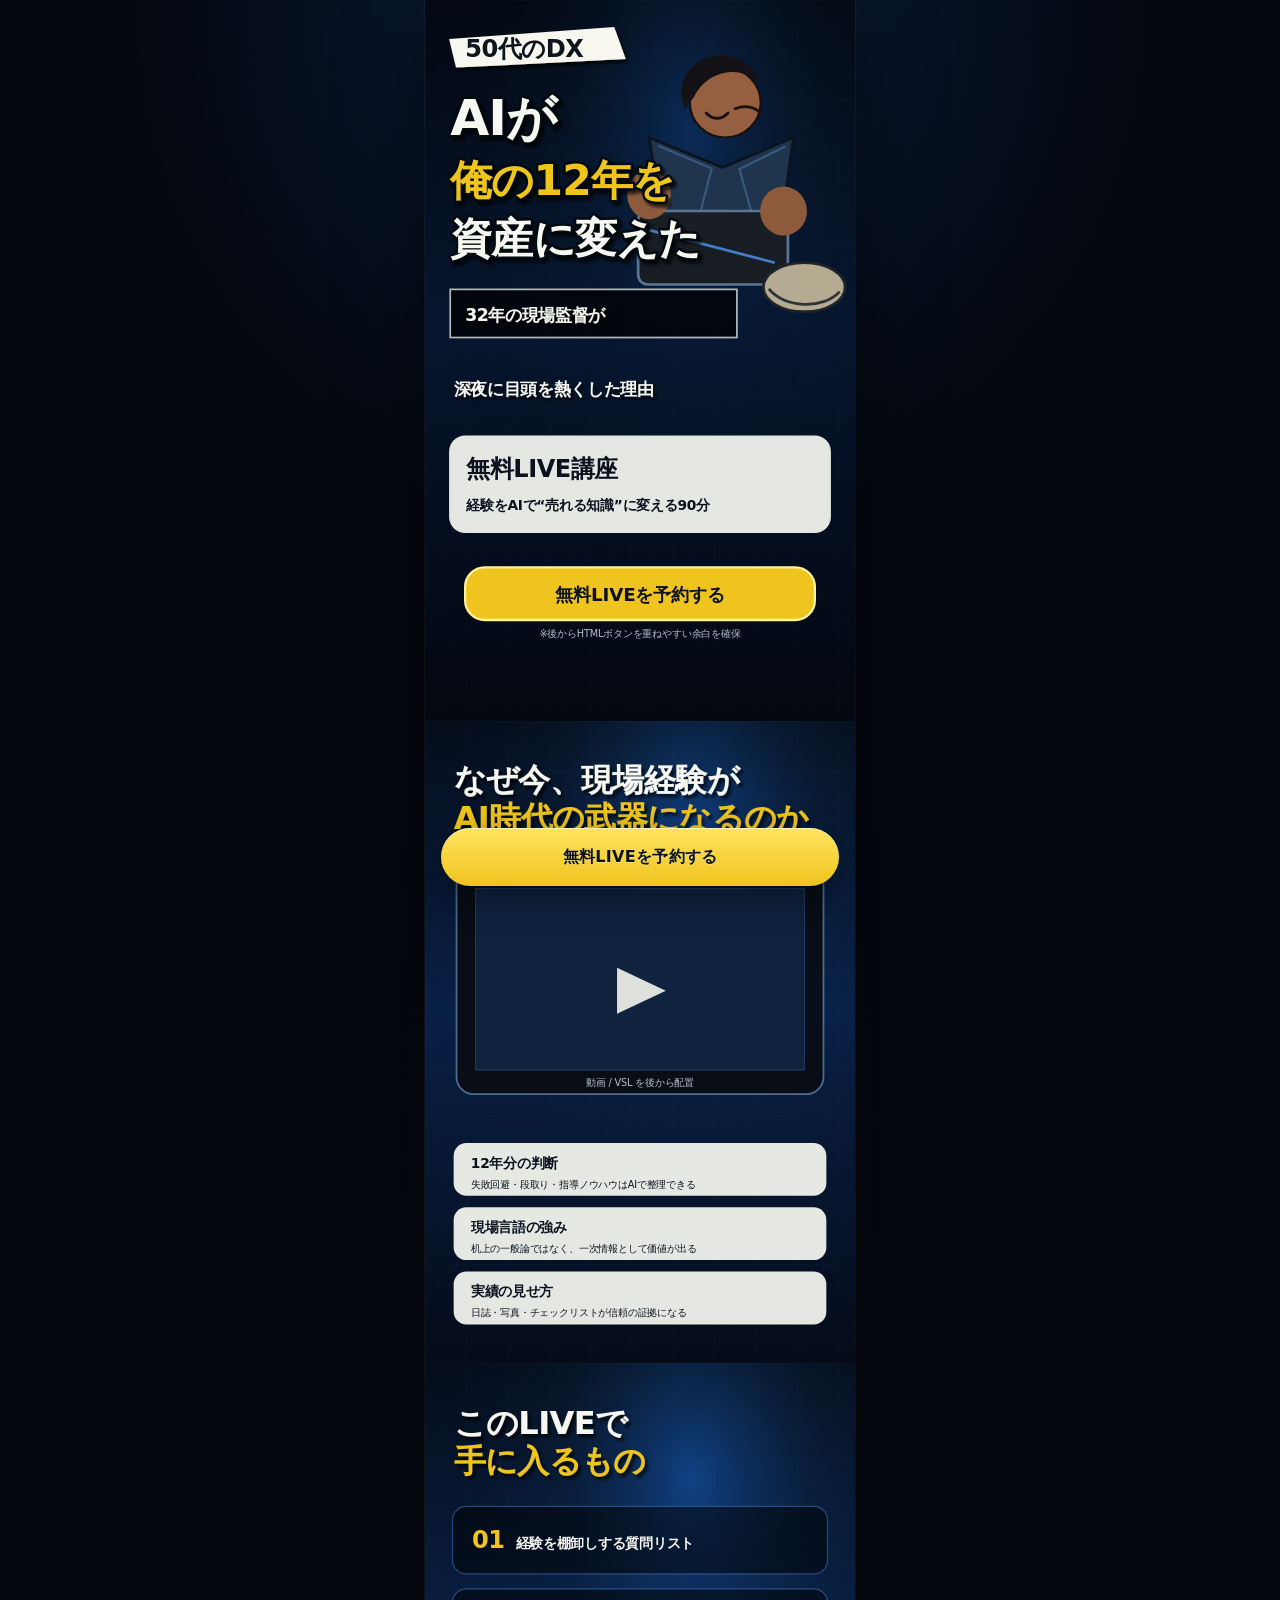
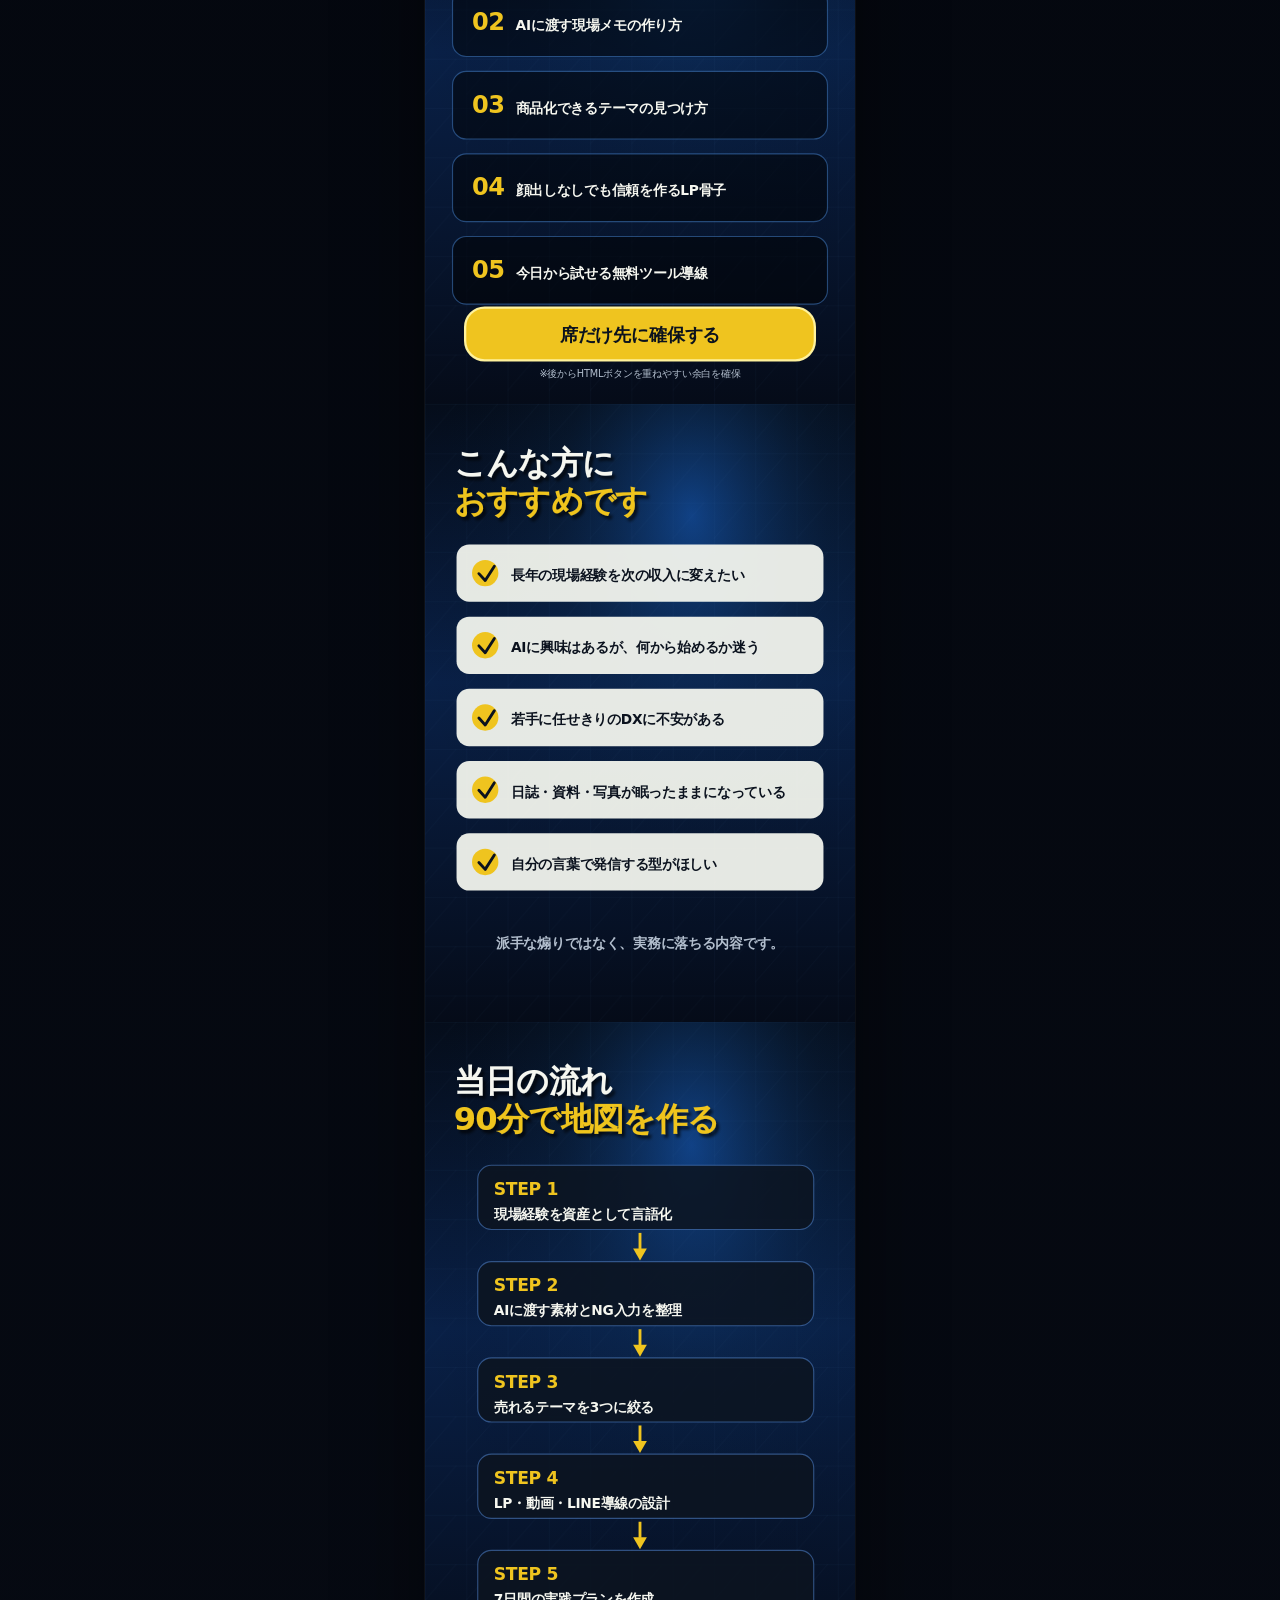
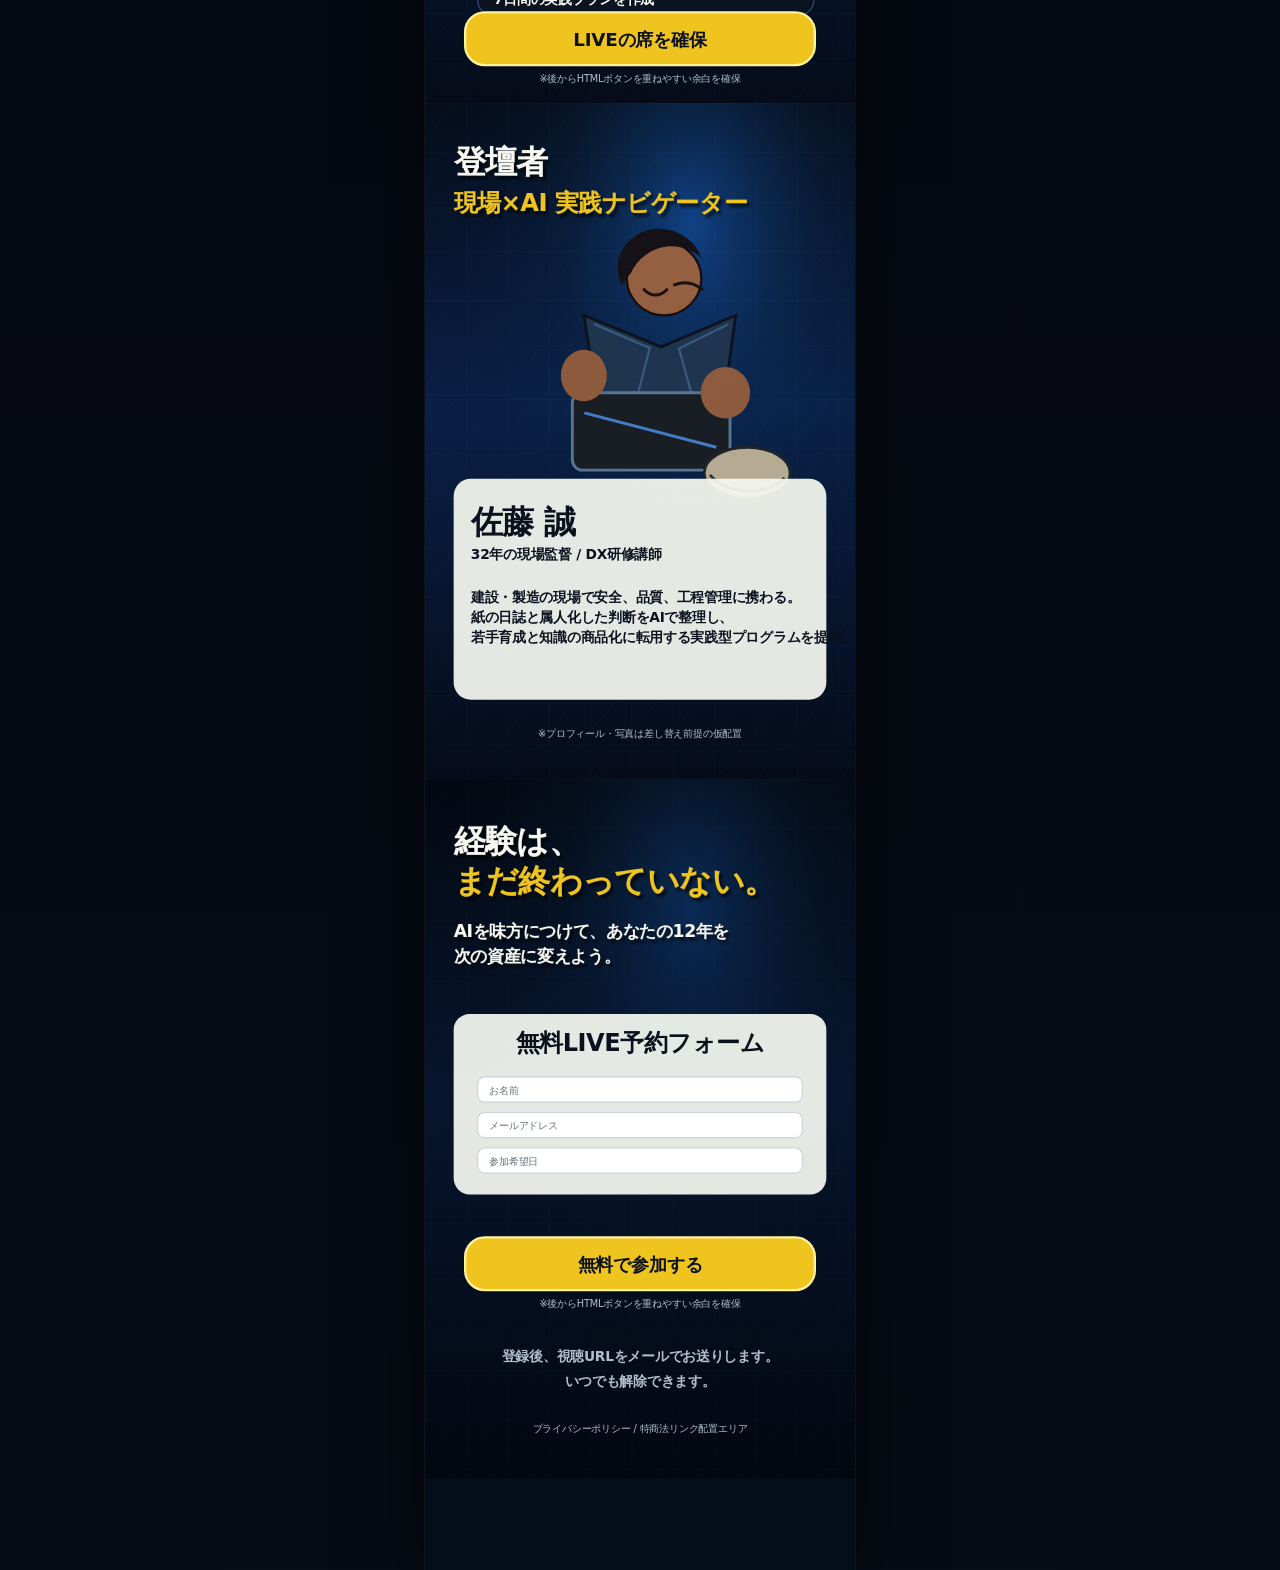
<file: index.html>
<!doctype html>
<html lang="ja">
<head>
  <meta charset="utf-8" />
  <meta name="viewport" content="width=device-width, initial-scale=1, viewport-fit=cover" />
  <title>50代のDX｜無料LIVE予約</title>
  <meta name="description" content="32年の現場経験をAIで資産に変える、50代向けDX無料LIVE講座のスマホLPです。" />
  <link rel="preload" as="image" href="assets/mobile-lp/01-first-view.svg" />
  <link rel="stylesheet" href="style.css" />
</head>
<body>
  <a class="skip-link" href="#lp-content">本文へ移動</a>

  <main id="lp-content" class="lp-shell" aria-label="50代のDX 無料LIVE予約ランディングページ">
    <h1 class="sr-only">50代のDX。AIが俺の12年を資産に変えた無料LIVE講座</h1>
    <p class="sr-only">
      32年の現場監督が、現場経験・日誌・判断ノウハウをAIで整理し、売れる知識資産に変える方法を学べる無料LIVE予約ページです。
    </p>

    <section class="lp-slice" aria-labelledby="section-first-view">
      <h2 id="section-first-view" class="sr-only">ファーストビューと無料LIVE予約CTA</h2>
      <img src="assets/mobile-lp/01-first-view.svg" alt="" width="750" height="1260" decoding="async" fetchpriority="high" />
      <a class="hotspot hotspot-hero-cta" href="#reserve" data-modal-title="無料LIVE予約" data-modal-body="予約フォームは準備中です。公開時には、このボタンから無料LIVEの参加枠を確保できます。" aria-label="無料LIVEを予約する"></a>
      <p class="sr-only">無料LIVE講座。経験をAIで売れる知識に変える90分。無料LIVEを予約する。</p>
    </section>

    <section class="lp-slice" aria-labelledby="section-video">
      <h2 id="section-video" class="sr-only">証明、実績、動画、信頼</h2>
      <img src="assets/mobile-lp/02-proof-video-trust.svg" alt="" width="750" height="1120" loading="lazy" decoding="async" />
      <button class="hotspot hotspot-video" type="button" data-modal-title="紹介動画" data-modal-body="動画は準備中です。公開時には、ここで無料LIVEの内容と参加メリットを確認できます。" aria-label="紹介動画を再生する"></button>
      <p class="sr-only">なぜ今、現場経験がAI時代の武器になるのか。12年分の判断、現場言語の強み、実績の見せ方を紹介します。</p>
    </section>

    <section class="lp-slice" aria-labelledby="section-benefits">
      <h2 id="section-benefits" class="sr-only">このLIVEで手に入るもの</h2>
      <img src="assets/mobile-lp/03-benefits.svg" alt="" width="750" height="1120" loading="lazy" decoding="async" />
      <a class="hotspot hotspot-benefit-cta" href="#reserve" data-modal-title="席だけ先に確保" data-modal-body="予約URLは未確定です。公開後は、このボタンから無料LIVEの席を先に確保できます。" aria-label="無料LIVEの席だけ先に確保する"></a>
      <ul class="sr-only">
        <li>経験を棚卸しする質問リスト</li>
        <li>AIに渡す現場メモの作り方</li>
        <li>商品化できるテーマの見つけ方</li>
        <li>顔出しなしでも信頼を作るLP骨子</li>
        <li>今日から試せる無料ツール導線</li>
      </ul>
    </section>

    <section class="lp-slice" aria-labelledby="section-recommendation">
      <h2 id="section-recommendation" class="sr-only">こんな方におすすめです</h2>
      <img src="assets/mobile-lp/04-recommendation.svg" alt="" width="750" height="1080" loading="lazy" decoding="async" />
      <ul class="sr-only">
        <li>長年の現場経験を次の収入に変えたい方</li>
        <li>AIに興味はあるが何から始めるか迷う方</li>
        <li>若手に任せきりのDXに不安がある方</li>
        <li>日誌、資料、写真が眠ったままになっている方</li>
        <li>自分の言葉で発信する型がほしい方</li>
      </ul>
    </section>

    <section class="lp-slice" aria-labelledby="section-workflow">
      <h2 id="section-workflow" class="sr-only">当日の流れ</h2>
      <img src="assets/mobile-lp/05-workflow.svg" alt="" width="750" height="1190" loading="lazy" decoding="async" />
      <a class="hotspot hotspot-workflow-cta" href="#reserve" data-modal-title="LIVEの席を確保" data-modal-body="予約導線は準備中です。公開時には、ここから無料LIVEの参加枠を確保できます。" aria-label="LIVEの席を確保する"></a>
      <ol class="sr-only">
        <li>現場経験を資産として言語化</li>
        <li>AIに渡す素材とNG入力を整理</li>
        <li>売れるテーマを3つに絞る</li>
        <li>LP、動画、LINE導線の設計</li>
        <li>7日間の実践プランを作成</li>
      </ol>
    </section>

    <section class="lp-slice" aria-labelledby="section-speaker">
      <h2 id="section-speaker" class="sr-only">登壇者プロフィール</h2>
      <img src="assets/mobile-lp/06-speaker-profile.svg" alt="" width="750" height="1180" loading="lazy" decoding="async" />
      <button class="hotspot hotspot-profile" type="button" data-modal-title="登壇者プロフィール" data-modal-body="プロフィール詳細ページは準備中です。登壇者情報や実績リンクが確定したら、このエリアから遷移できます。" aria-label="登壇者プロフィールの詳細を見る"></button>
      <p class="sr-only">佐藤誠。32年の現場監督、DX研修講師。建設、製造の現場経験をAIで整理し、若手育成と知識の商品化に転用する実践型プログラムを提供します。</p>
    </section>

    <section id="reserve" class="lp-slice" aria-labelledby="section-final-cta">
      <h2 id="section-final-cta" class="sr-only">最終CTAと無料LIVE予約フォーム</h2>
      <img src="assets/mobile-lp/07-final-cta-form.svg" alt="" width="750" height="1220" loading="lazy" decoding="async" />
      <button class="hotspot hotspot-form-name" type="button" data-modal-title="予約フォーム" data-modal-body="フォーム連携は準備中です。実装時には、お名前・メールアドレス・参加希望日を入力できるフォームに接続します。" aria-label="予約フォームのお名前入力欄"></button>
      <button class="hotspot hotspot-form-email" type="button" data-modal-title="予約フォーム" data-modal-body="フォーム連携は準備中です。実装時には、お名前・メールアドレス・参加希望日を入力できるフォームに接続します。" aria-label="予約フォームのメールアドレス入力欄"></button>
      <button class="hotspot hotspot-form-date" type="button" data-modal-title="予約フォーム" data-modal-body="フォーム連携は準備中です。実装時には、お名前・メールアドレス・参加希望日を入力できるフォームに接続します。" aria-label="予約フォームの参加希望日入力欄"></button>
      <a class="hotspot hotspot-final-cta" href="#reserve" data-modal-title="無料で参加する" data-modal-body="無料LIVE予約URLは未確定です。公開時には、このボタンから参加登録を完了できます。" aria-label="無料LIVEに無料で参加する"></a>
      <button class="hotspot hotspot-footer-links" type="button" data-modal-title="各種リンク" data-modal-body="プライバシーポリシーと特商法リンクは準備中です。URL確定後に正式リンクへ差し替えます。" aria-label="プライバシーポリシーと特商法リンクを見る"></button>
      <p class="sr-only">AIを味方につけて、あなたの12年を次の資産に変えよう。無料LIVE予約フォーム。登録後、視聴URLをメールで送ります。</p>
    </section>
  </main>

  <a class="fixed-cta" href="#reserve" data-modal-title="無料LIVE予約" data-modal-body="予約URLは未確定です。公開時には、この固定ボタンから無料LIVEに申し込めます。" aria-label="画面下固定ボタンから無料LIVEを予約する">
    <span>無料LIVEを予約する</span>
  </a>

  <div class="modal" id="modal" hidden>
    <div class="modal__backdrop" data-close-modal></div>
    <section class="modal__panel" role="dialog" aria-modal="true" aria-labelledby="modal-title" aria-describedby="modal-body" tabindex="-1">
      <button class="modal__close" type="button" data-close-modal aria-label="モーダルを閉じる">×</button>
      <p class="modal__eyebrow">Coming Soon</p>
      <h2 id="modal-title">準備中です</h2>
      <p id="modal-body">リンク先は準備中です。</p>
      <button class="modal__primary" type="button" data-close-modal>閉じる</button>
    </section>
  </div>

  <script src="script.js"></script>
</body>
</html>
</file>
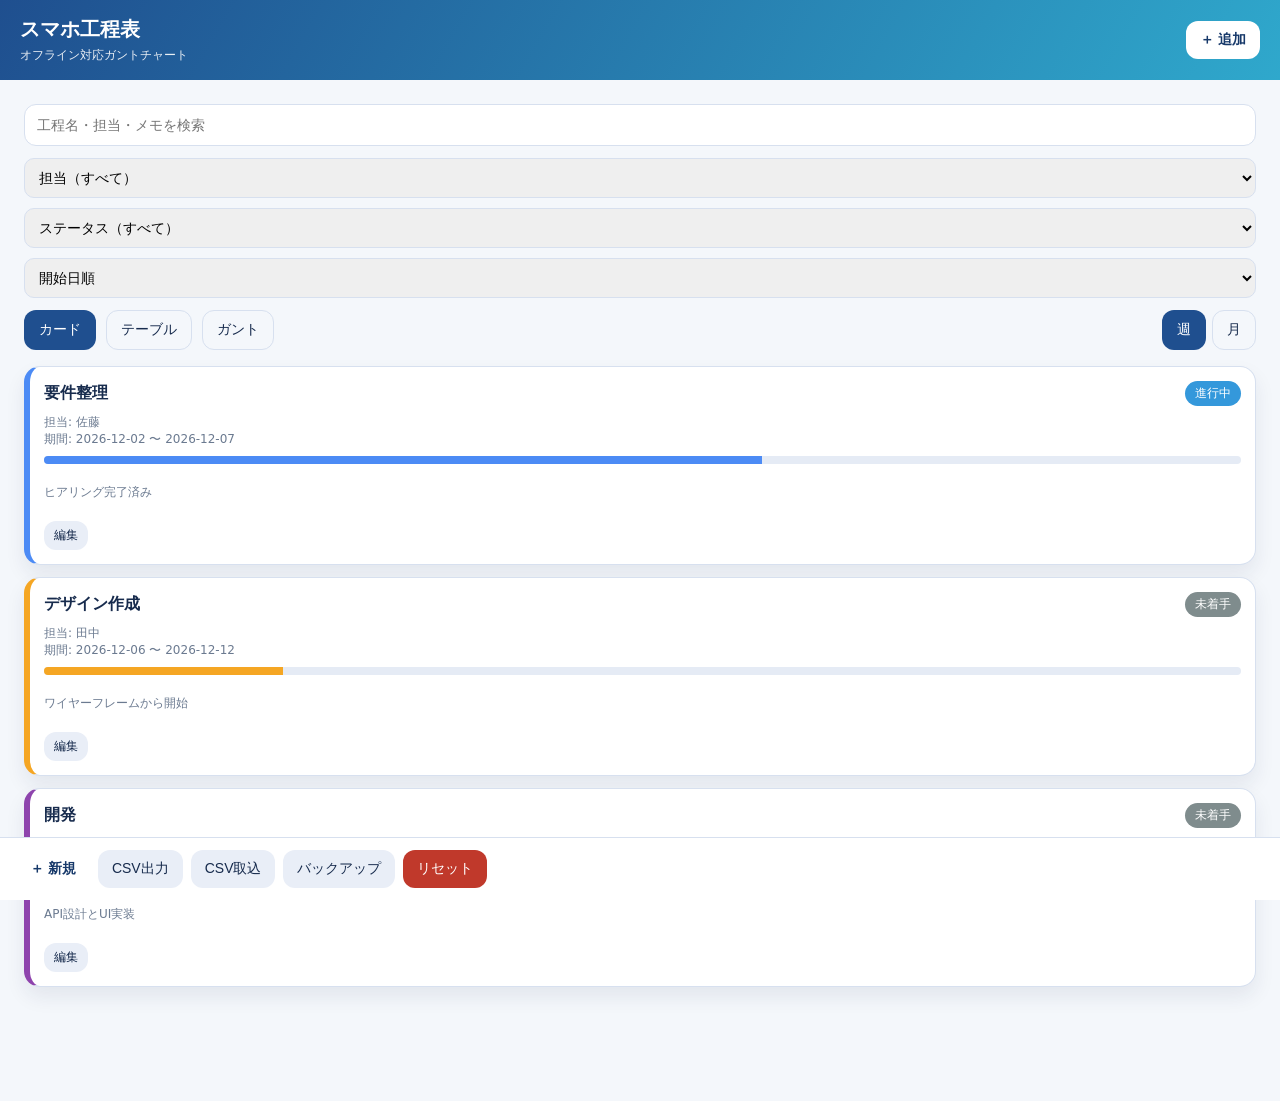
<file: app/index.html>
<!DOCTYPE html>
<html lang="ja">
<head>
  <meta charset="UTF-8" />
  <meta name="viewport" content="width=device-width, initial-scale=1" />
  <meta name="theme-color" content="#1f4f8f" />
  <title>スマホ工程表 - ガントチャート</title>
  <link rel="manifest" href="manifest.webmanifest" />
  <link rel="stylesheet" href="styles.css" />
  <link rel="icon" href="assets/icon.svg" type="image/svg+xml" />
</head>
<body>
  <header class="app-header">
    <div class="header-title">
      <h1>スマホ工程表</h1>
      <p>オフライン対応ガントチャート</p>
    </div>
    <button id="addTaskTop" class="btn primary">＋ 追加</button>
  </header>

  <main>
    <section class="toolbar">
      <div class="search-field">
        <input id="searchInput" type="search" placeholder="工程名・担当・メモを検索" />
      </div>
      <div class="toolbar-row">
        <select id="filterAssignee">
          <option value="">担当（すべて）</option>
        </select>
        <select id="filterStatus">
          <option value="">ステータス（すべて）</option>
          <option value="未着手">未着手</option>
          <option value="進行中">進行中</option>
          <option value="完了">完了</option>
        </select>
        <select id="sortSelect">
          <option value="start">開始日順</option>
          <option value="assignee">担当順</option>
          <option value="manual">登録順</option>
        </select>
      </div>
      <div class="toolbar-row">
        <button id="viewCards" class="btn ghost active">カード</button>
        <button id="viewTable" class="btn ghost">テーブル</button>
        <button id="viewGantt" class="btn ghost">ガント</button>
        <div class="scale-toggle">
          <button id="scaleWeek" class="btn ghost active">週</button>
          <button id="scaleMonth" class="btn ghost">月</button>
        </div>
      </div>
    </section>

    <section id="cardsSection" class="content-section"></section>
    <section id="tableSection" class="content-section hidden"></section>
    <section id="ganttSection" class="content-section hidden">
      <div class="gantt-wrapper">
        <div id="ganttHeader" class="gantt-header"></div>
        <div id="ganttBody" class="gantt-body"></div>
      </div>
    </section>
  </main>

  <nav class="bottom-nav">
    <button id="navAdd" class="btn primary">＋ 新規</button>
    <button id="navExport" class="btn">CSV出力</button>
    <button id="navImport" class="btn">CSV取込</button>
    <button id="navBackup" class="btn">バックアップ</button>
    <button id="navReset" class="btn danger">リセット</button>
  </nav>

  <dialog id="taskModal" class="modal">
    <form id="taskForm" method="dialog">
      <h2 id="modalTitle">工程を追加</h2>
      <div class="form-grid">
        <label>工程名
          <input name="title" type="text" required maxlength="60" />
        </label>
        <label>担当
          <input name="assignee" type="text" required maxlength="40" />
        </label>
        <label>開始日
          <input name="start" type="date" required />
        </label>
        <label>終了日
          <input name="end" type="date" required />
        </label>
        <label>進捗
          <input name="progress" type="range" min="0" max="100" step="5" />
          <span id="progressValue" class="range-value">0%</span>
        </label>
        <label>ステータス
          <select name="status" required>
            <option value="未着手">未着手</option>
            <option value="進行中">進行中</option>
            <option value="完了">完了</option>
          </select>
        </label>
        <label>色
          <input name="color" type="color" />
        </label>
        <label class="full">メモ
          <textarea name="memo" rows="3" maxlength="200"></textarea>
        </label>
      </div>
      <p id="validationMessage" class="validation"></p>
      <div class="modal-actions">
        <button type="button" id="deleteTask" class="btn danger hidden">削除</button>
        <button type="submit" class="btn primary">保存</button>
        <button type="button" id="closeModal" class="btn">閉じる</button>
      </div>
    </form>
  </dialog>

  <dialog id="importModal" class="modal">
    <form id="importForm" method="dialog">
      <h2>CSVインポート</h2>
      <p>同じ形式のCSVを読み込みます。プレビュー後に上書き／追加を選択してください。</p>
      <input id="csvFile" type="file" accept=".csv" />
      <div id="csvPreview" class="preview"></div>
      <div class="radio-group">
        <label><input type="radio" name="importMode" value="overwrite" checked />上書き</label>
        <label><input type="radio" name="importMode" value="append" />追加</label>
      </div>
      <div class="modal-actions">
        <button type="submit" class="btn primary">取り込み</button>
        <button type="button" id="closeImport" class="btn">閉じる</button>
      </div>
    </form>
  </dialog>

  <dialog id="backupModal" class="modal">
    <form id="backupForm" method="dialog">
      <h2>バックアップ/復元</h2>
      <div class="backup-actions">
        <button type="button" id="downloadBackup" class="btn primary">JSONダウンロード</button>
        <input id="jsonFile" type="file" accept=".json" />
      </div>
      <div id="jsonPreview" class="preview"></div>
      <div class="radio-group">
        <label><input type="radio" name="backupMode" value="overwrite" checked />上書き</label>
        <label><input type="radio" name="backupMode" value="append" />追加</label>
      </div>
      <div class="modal-actions">
        <button type="submit" class="btn primary">復元</button>
        <button type="button" id="closeBackup" class="btn">閉じる</button>
      </div>
    </form>
  </dialog>

  <template id="cardTemplate">
    <article class="task-card">
      <header>
        <div class="card-title"></div>
        <span class="status"></span>
      </header>
      <div class="meta"></div>
      <div class="progress-bar"><span></span></div>
      <p class="memo"></p>
      <button class="btn small">編集</button>
    </article>
  </template>

  <script src="app.js"></script>
</body>
</html>
</file>
<file: style.css>
:root {
  --page-bg: #070b14;
  --canvas-bg: #050d1b;
  --focus: #fff29c;
  --cta: #efc41f;
  --text: #f6f7f0;
  --muted: #b2becd;
  --safe-bottom: env(safe-area-inset-bottom, 0px);
}

* {
  box-sizing: border-box;
}

html {
  background: var(--page-bg);
  scroll-behavior: smooth;
}

body {
  min-width: 320px;
  margin: 0;
  overflow-x: hidden;
  color: var(--text);
  background:
    radial-gradient(circle at top, rgba(42, 131, 255, 0.2), transparent 34rem),
    linear-gradient(180deg, #03060d 0%, var(--page-bg) 100%);
  font-family: system-ui, -apple-system, BlinkMacSystemFont, "Segoe UI", "Hiragino Kaku Gothic ProN", "Yu Gothic", Meiryo, sans-serif;
}

body.modal-open {
  overflow: hidden;
}

img {
  display: block;
  max-width: 100%;
  height: auto;
}

button,
a {
  -webkit-tap-highlight-color: transparent;
}

button {
  font: inherit;
}

.skip-link {
  position: fixed;
  left: 12px;
  top: 12px;
  z-index: 20;
  transform: translateY(-160%);
  padding: 10px 14px;
  border-radius: 999px;
  color: #0b121e;
  background: var(--cta);
  font-weight: 800;
  text-decoration: none;
  transition: transform 0.2s ease;
}

.skip-link:focus {
  transform: translateY(0);
}

.sr-only {
  position: absolute;
  width: 1px;
  height: 1px;
  padding: 0;
  margin: -1px;
  overflow: hidden;
  clip: rect(0, 0, 0, 0);
  white-space: nowrap;
  border: 0;
}

.lp-shell {
  width: min(100vw, 430px);
  margin: 0 auto;
  padding: 0 0 calc(92px + var(--safe-bottom));
  overflow: hidden;
  background: var(--canvas-bg);
  box-shadow: 0 0 0 1px rgba(255,255,255,.04), 0 24px 80px rgba(0,0,0,.48);
}

.lp-slice {
  position: relative;
  display: block;
  margin: 0;
  padding: 0;
  line-height: 0;
  background: var(--canvas-bg);
}

.lp-slice + .lp-slice {
  margin-top: -1px;
}

.lp-slice img {
  width: 100%;
  margin: 0;
  user-select: none;
  pointer-events: none;
}

.hotspot {
  position: absolute;
  z-index: 2;
  display: block;
  margin: 0;
  padding: 0;
  border: 0;
  border-radius: 18px;
  appearance: none;
  cursor: pointer;
  background: rgba(255, 255, 255, 0.001);
  text-decoration: none;
}

.hotspot:focus-visible,
.fixed-cta:focus-visible,
.modal__close:focus-visible,
.modal__primary:focus-visible {
  outline: 3px solid var(--focus);
  outline-offset: 3px;
}

.hotspot-hero-cta,
.hotspot-benefit-cta,
.hotspot-workflow-cta,
.hotspot-final-cta {
  left: 9.3333%;
  width: 81.3333%;
  height: 7.3016%;
  border-radius: 34px;
}

.hotspot-hero-cta {
  top: 78.5714%;
}

.hotspot-video {
  left: 11.7333%;
  top: 26.0714%;
  width: 76.5333%;
  height: 28.2143%;
  border-radius: 22px;
}

.hotspot-benefit-cta {
  top: 84.8214%;
  height: 8.2143%;
}

.hotspot-workflow-cta {
  top: 86.5546%;
  height: 7.7311%;
}

.hotspot-profile {
  left: 6.6667%;
  top: 55.5085%;
  width: 86.6667%;
  height: 32.6271%;
}

.hotspot-form-name,
.hotspot-form-email,
.hotspot-form-date {
  left: 12.2667%;
  width: 75.4667%;
  height: 3.6066%;
  border-radius: 12px;
}

.hotspot-form-name { top: 42.6230%; }
.hotspot-form-email { top: 47.7049%; }
.hotspot-form-date { top: 52.7869%; }

.hotspot-final-cta {
  top: 65.5738%;
  height: 7.5410%;
}

.hotspot-footer-links {
  left: 9%;
  top: 91.1475%;
  width: 82%;
  height: 5.4%;
}

.fixed-cta {
  position: fixed;
  right: max(16px, calc((100vw - 430px) / 2 + 16px));
  bottom: calc(14px + var(--safe-bottom));
  left: max(16px, calc((100vw - 430px) / 2 + 16px));
  z-index: 10;
  display: grid;
  min-height: 58px;
  place-items: center;
  border-radius: 999px;
  color: #0b121e;
  background: linear-gradient(180deg, #ffe35e 0%, var(--cta) 100%);
  box-shadow: 0 12px 34px rgba(0, 0, 0, .42), inset 0 1px 0 rgba(255, 255, 255, .55);
  font-weight: 900;
  letter-spacing: .02em;
  text-decoration: none;
}

.fixed-cta span {
  filter: drop-shadow(0 1px 0 rgba(255,255,255,.35));
}

.modal[hidden] {
  display: none;
}

.modal {
  position: fixed;
  inset: 0;
  z-index: 30;
  display: grid;
  place-items: center;
  padding: 22px;
}

.modal__backdrop {
  position: absolute;
  inset: 0;
  background: rgba(2, 5, 12, .78);
  backdrop-filter: blur(7px);
}

.modal__panel {
  position: relative;
  width: min(100%, 390px);
  padding: 28px 24px 24px;
  border: 1px solid rgba(255, 242, 156, .35);
  border-radius: 24px;
  color: var(--text);
  background: linear-gradient(180deg, rgba(13, 29, 55, .98), rgba(5, 10, 20, .98));
  box-shadow: 0 24px 80px rgba(0,0,0,.6);
}

.modal__eyebrow {
  margin: 0 0 8px;
  color: var(--cta);
  font-size: 12px;
  font-weight: 900;
  letter-spacing: .18em;
  text-transform: uppercase;
}

.modal__panel h2 {
  margin: 0 34px 12px 0;
  font-size: 23px;
  line-height: 1.35;
}

.modal__panel p {
  margin: 0;
  color: var(--muted);
  font-size: 15px;
  line-height: 1.75;
}

.modal__close {
  position: absolute;
  top: 14px;
  right: 14px;
  width: 38px;
  height: 38px;
  border: 1px solid rgba(255,255,255,.14);
  border-radius: 50%;
  color: var(--text);
  background: rgba(255,255,255,.08);
  cursor: pointer;
  font-size: 25px;
  line-height: 1;
}

.modal__primary {
  width: 100%;
  min-height: 48px;
  margin-top: 22px;
  border: 0;
  border-radius: 999px;
  color: #0b121e;
  background: var(--cta);
  cursor: pointer;
  font-weight: 900;
}

@media (max-width: 430px) {
  .lp-shell {
    width: 100vw;
    box-shadow: none;
  }

  .fixed-cta {
    right: 12px;
    left: 12px;
  }
}

@media (prefers-reduced-motion: reduce) {
  html {
    scroll-behavior: auto;
  }

  *,
  *::before,
  *::after {
    transition-duration: .001ms !important;
    animation-duration: .001ms !important;
  }
}
</file>
<file: app/styles.css>
:root {
  color-scheme: light;
  --primary: #1f4f8f;
  --primary-dark: #17396a;
  --accent: #2fa8cc;
  --bg: #f4f7fb;
  --card: #ffffff;
  --text: #172b4d;
  --muted: #6b7a90;
  --danger: #c0392b;
  --border: #d7e0ef;
  --radius: 16px;
}

* {
  box-sizing: border-box;
}

body {
  margin: 0;
  font-family: "Hiragino Kaku Gothic ProN", "Noto Sans JP", system-ui, sans-serif;
  background: var(--bg);
  color: var(--text);
  padding-bottom: 90px;
}

.app-header {
  display: flex;
  justify-content: space-between;
  align-items: center;
  padding: 16px 20px;
  background: linear-gradient(120deg, var(--primary), var(--accent));
  color: #fff;
  position: sticky;
  top: 0;
  z-index: 10;
}

.header-title h1 {
  margin: 0;
  font-size: 20px;
}

.header-title p {
  margin: 4px 0 0;
  font-size: 12px;
  opacity: 0.9;
}

main {
  padding: 16px;
}

.toolbar {
  display: flex;
  flex-direction: column;
  gap: 12px;
  margin-bottom: 16px;
}

.search-field input {
  width: 100%;
  padding: 12px;
  border-radius: 12px;
  border: 1px solid var(--border);
  font-size: 14px;
}

.toolbar-row {
  display: flex;
  flex-wrap: wrap;
  gap: 10px;
  align-items: center;
}

select,
input[type="date"],
input[type="text"],
input[type="color"],
textarea {
  width: 100%;
  padding: 10px;
  border-radius: 10px;
  border: 1px solid var(--border);
  font-size: 14px;
}

.btn {
  border: none;
  border-radius: 12px;
  padding: 10px 14px;
  font-size: 14px;
  cursor: pointer;
  background: #e9eef7;
  color: var(--text);
}

.btn.primary {
  background: #fff;
  color: var(--primary-dark);
  font-weight: 600;
}

.btn.danger {
  background: var(--danger);
  color: #fff;
}

.btn.ghost {
  background: transparent;
  border: 1px solid var(--border);
}

.btn.ghost.active {
  background: var(--primary);
  color: #fff;
  border-color: transparent;
}

.btn.small {
  align-self: flex-start;
  padding: 6px 10px;
  font-size: 12px;
}

.scale-toggle {
  margin-left: auto;
  display: flex;
  gap: 6px;
}

.content-section {
  display: grid;
  gap: 12px;
}

.hidden {
  display: none;
}

.task-card {
  background: var(--card);
  border-radius: var(--radius);
  padding: 14px;
  box-shadow: 0 10px 20px rgba(23, 43, 77, 0.08);
  border: 1px solid var(--border);
  display: flex;
  flex-direction: column;
  gap: 8px;
}

.task-card header {
  display: flex;
  justify-content: space-between;
  align-items: center;
}

.card-title {
  font-weight: 600;
  font-size: 16px;
}

.status {
  padding: 4px 10px;
  border-radius: 999px;
  font-size: 12px;
  color: #fff;
  background: var(--primary);
}

.meta {
  font-size: 12px;
  color: var(--muted);
  display: flex;
  flex-direction: column;
  gap: 4px;
}

.progress-bar {
  height: 8px;
  background: #e5ebf5;
  border-radius: 999px;
  overflow: hidden;
}

.progress-bar span {
  display: block;
  height: 100%;
  background: linear-gradient(90deg, var(--accent), var(--primary));
}

.memo {
  font-size: 12px;
  color: var(--muted);
}

.table {
  width: 100%;
  border-collapse: collapse;
  background: var(--card);
  border-radius: var(--radius);
  overflow: hidden;
}

.table th,
.table td {
  text-align: left;
  padding: 10px;
  font-size: 12px;
  border-bottom: 1px solid var(--border);
}

.table th {
  background: #eef3fb;
}

.gantt-wrapper {
  background: var(--card);
  border-radius: var(--radius);
  border: 1px solid var(--border);
  overflow-x: auto;
}

.gantt-header,
.gantt-body {
  min-width: 600px;
}

.gantt-header {
  position: sticky;
  top: 0;
  background: #fff;
  z-index: 2;
}

.gantt-row {
  display: grid;
  grid-template-columns: 120px 1fr;
  border-bottom: 1px solid var(--border);
}

.gantt-row:last-child {
  border-bottom: none;
}

.gantt-label {
  padding: 10px;
  font-size: 12px;
  border-right: 1px solid var(--border);
  background: #f7f9fc;
}

.gantt-cells {
  position: relative;
  display: grid;
}

.gantt-cell {
  border-left: 1px solid #eef1f7;
  min-height: 44px;
}

.gantt-bar {
  position: absolute;
  height: 22px;
  border-radius: 10px;
  top: 10px;
  display: flex;
  overflow: hidden;
}

.gantt-bar .progress {
  background: rgba(255, 255, 255, 0.35);
}

.today-line {
  position: absolute;
  top: 0;
  bottom: 0;
  width: 2px;
  background: #ff6b6b;
  z-index: 1;
}

.bottom-nav {
  position: fixed;
  bottom: 0;
  left: 0;
  right: 0;
  display: flex;
  gap: 8px;
  padding: 12px 16px;
  background: #fff;
  border-top: 1px solid var(--border);
  z-index: 20;
  overflow-x: auto;
}

.modal {
  border: none;
  border-radius: var(--radius);
  padding: 16px;
  width: min(520px, 90vw);
}

.modal::backdrop {
  background: rgba(23, 43, 77, 0.4);
}

.form-grid {
  display: grid;
  gap: 12px;
}

.form-grid label {
  font-size: 13px;
  display: grid;
  gap: 6px;
}

.form-grid .full {
  grid-column: 1 / -1;
}

.range-value {
  font-size: 12px;
  color: var(--muted);
  margin-left: 4px;
}

.modal-actions {
  display: flex;
  gap: 10px;
  justify-content: flex-end;
  margin-top: 16px;
}

.validation {
  color: var(--danger);
  font-size: 12px;
  min-height: 16px;
}

.preview {
  font-size: 12px;
  background: #f7f9fc;
  border: 1px solid var(--border);
  padding: 10px;
  border-radius: 10px;
  margin: 10px 0;
  max-height: 120px;
  overflow-y: auto;
}

.radio-group {
  display: flex;
  gap: 16px;
  font-size: 13px;
  margin: 10px 0;
}

@media (min-width: 768px) {
  main {
    padding: 24px;
  }
  .toolbar-row select {
    min-width: 160px;
  }
  .form-grid {
    grid-template-columns: repeat(2, 1fr);
  }
}
</file>
